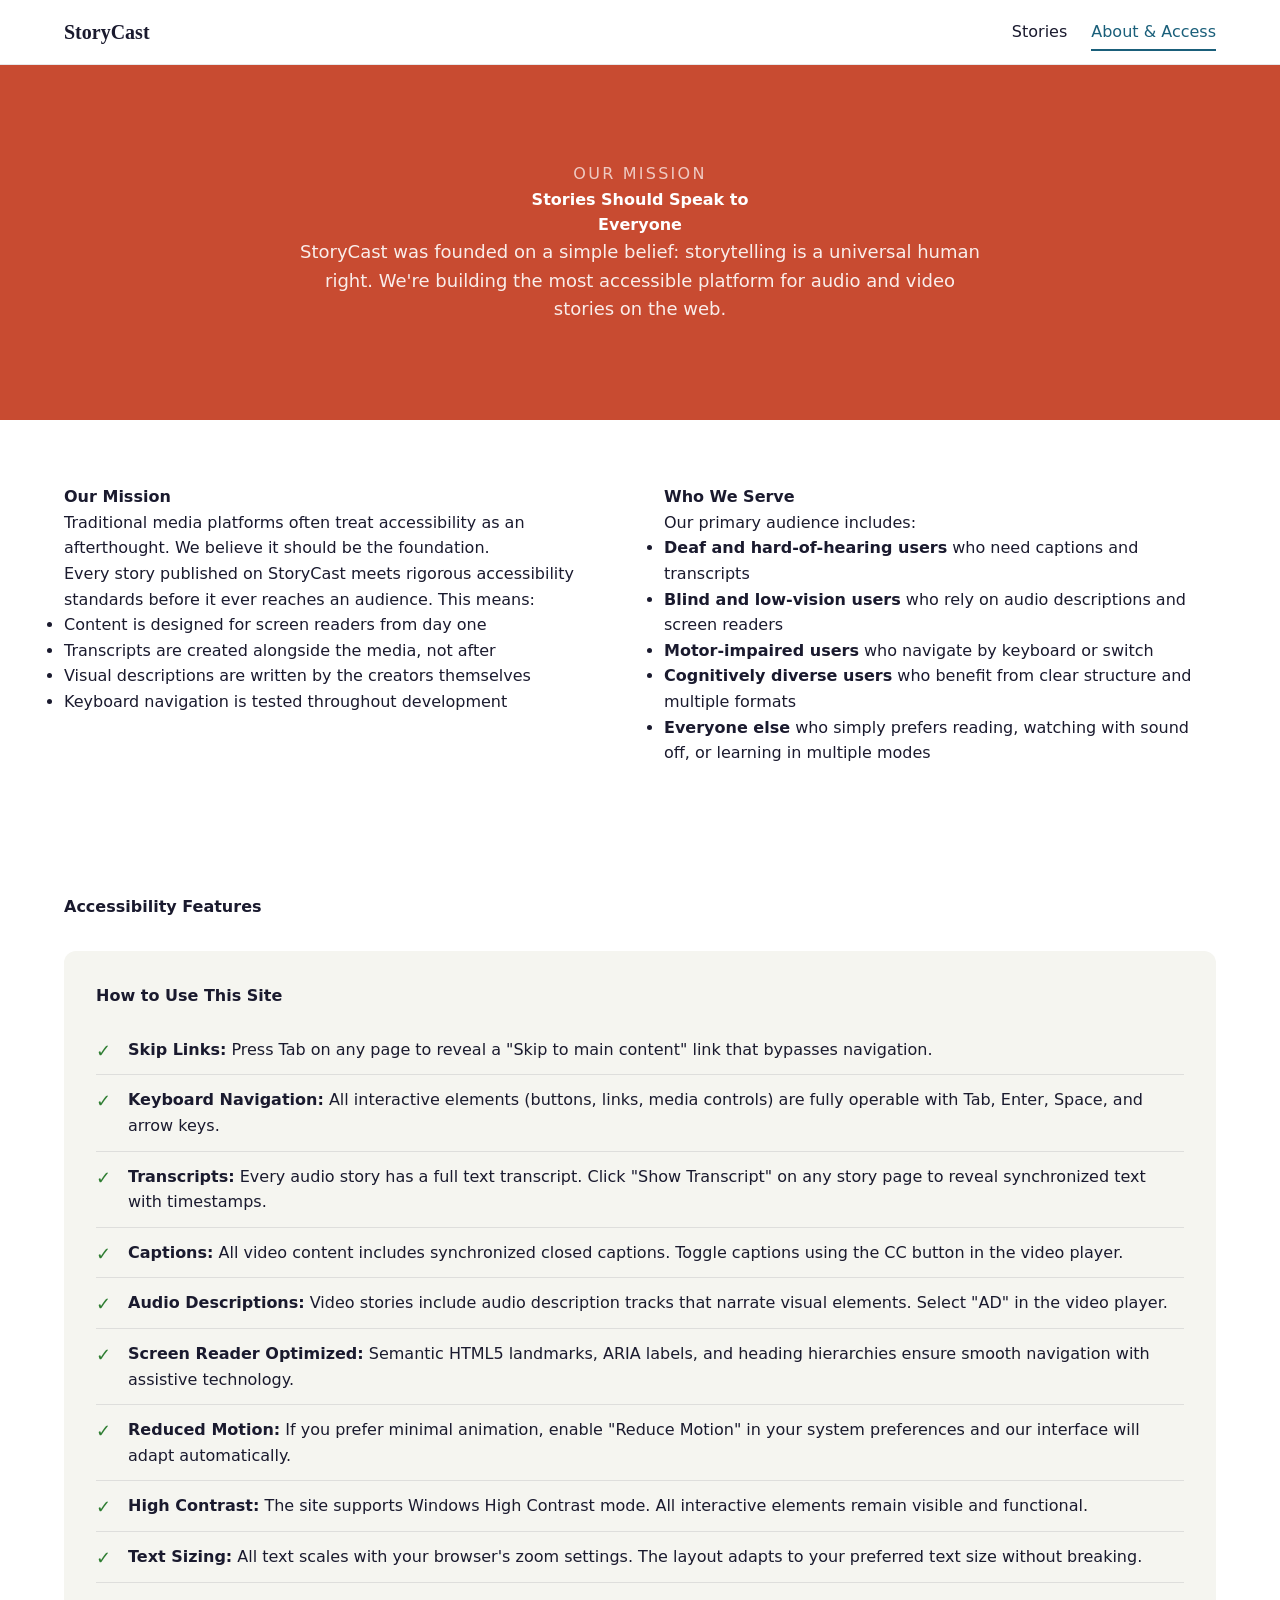
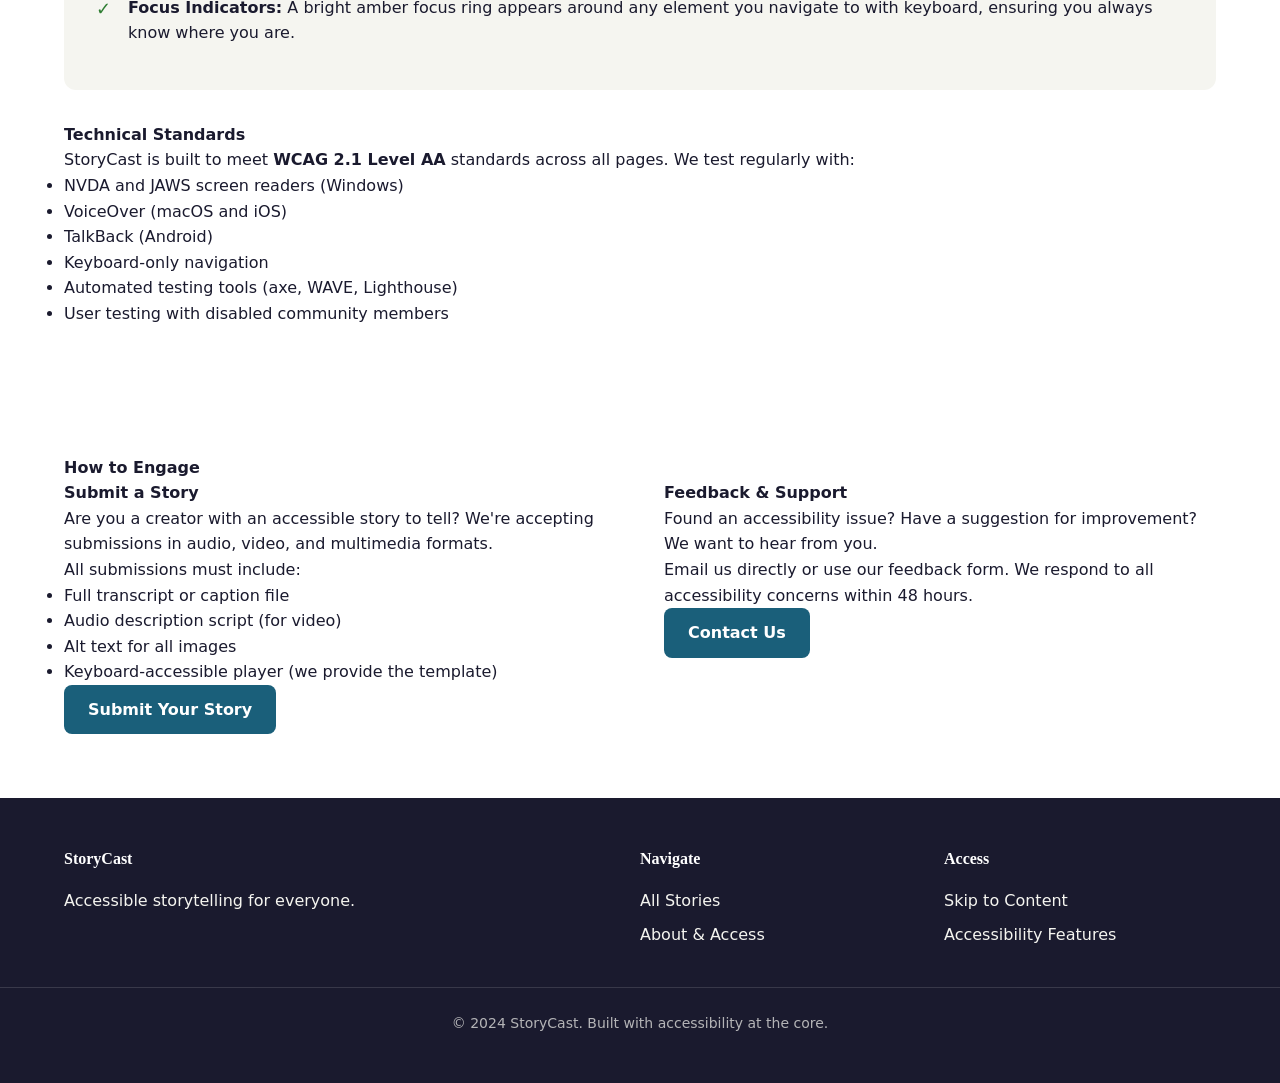
<file: about.html>
<!DOCTYPE html>
<html lang="en">
<head>
  <meta charset="UTF-8">
  <meta name="viewport" content="width=device-width, initial-scale=1.0">
  <meta name="description" content="About StoryCast - Our mission, accessibility features, and how to engage with our content.">
  <title>About &amp; Access - StoryCast</title>
  <link rel="stylesheet" href="css/main.css">
</head>
<body>
  <a href="#main-content" class="skip-nav">Skip to main content</a>
  
  <div class="page-grid">
    <header class="site-header">
      <div class="container">
        <a href="index.html" class="site-logo">StoryCast</a>
        <nav class="site-nav" aria-label="Main navigation">
          <ul>
            <li><a href="index.html">Stories</a></li>
            <li><a href="about.html" aria-current="page">About &amp; Access</a></li>
          </ul>
        </nav>
        
        <button class="mobile-menu-btn" aria-label="Toggle menu" aria-expanded="false">
          <svg width="24" height="24" viewBox="0 0 24 24" fill="none" stroke="currentColor" stroke-width="2" aria-hidden="true">
            <line x1="3" y1="6" x2="21" y2="6"></line>
            <line x1="3" y1="12" x2="21" y2="12"></line>
            <line x1="3" y1="18" x2="21" y2="18"></line>
          </svg>
        </button>
      </div>
    </header>
    
    <main id="main-content" tabindex="-1">
      <!-- Hero -->
      <section class="hero about-hero" aria-labelledby="about-heading">
        <div class="container">
          <span class="micro-label">Our Mission</span>
          <h1 id="about-heading">Stories Should Speak to Everyone</h1>
          <p>StoryCast was founded on a simple belief: storytelling is a universal human right. 
             We're building the most accessible platform for audio and video stories on the web.</p>
        </div>
      </section>
      
      <!-- Mission -->
      <section class="section" aria-labelledby="mission-heading">
        <div class="container">
          <div class="two-column">
            <div>
              <h2 id="mission-heading">Our Mission</h2>
              <p>Traditional media platforms often treat accessibility as an afterthought. 
                 We believe it should be the foundation.</p>
              <p>Every story published on StoryCast meets rigorous accessibility standards 
                 before it ever reaches an audience. This means:</p>
              <ul style="margin-left: var(--space-6); margin-bottom: var(--space-4);">
                <li style="margin-bottom: var(--space-2);">Content is designed for screen readers from day one</li>
                <li style="margin-bottom: var(--space-2);">Transcripts are created alongside the media, not after</li>
                <li style="margin-bottom: var(--space-2);">Visual descriptions are written by the creators themselves</li>
                <li style="margin-bottom: var(--space-2);">Keyboard navigation is tested throughout development</li>
              </ul>
            </div>
            <div>
              <h2>Who We Serve</h2>
              <p>Our primary audience includes:</p>
              <ul style="margin-left: var(--space-6); margin-bottom: var(--space-4);">
                <li style="margin-bottom: var(--space-2);"><strong>Deaf and hard-of-hearing users</strong> who need captions and transcripts</li>
                <li style="margin-bottom: var(--space-2);"><strong>Blind and low-vision users</strong> who rely on audio descriptions and screen readers</li>
                <li style="margin-bottom: var(--space-2);"><strong>Motor-impaired users</strong> who navigate by keyboard or switch</li>
                <li style="margin-bottom: var(--space-2);"><strong>Cognitively diverse users</strong> who benefit from clear structure and multiple formats</li>
                <li style="margin-bottom: var(--space-2);"><strong>Everyone else</strong> who simply prefers reading, watching with sound off, or learning in multiple modes</li>
              </ul>
            </div>
          </div>
        </div>
      </section>
      
      <!-- Accessibility Features -->
      <section class="section" aria-labelledby="features-heading" style="background: var(--color-light);">
        <div class="container">
          <h2 id="features-heading">Accessibility Features</h2>
          
          <div class="accessibility-features">
            <h3>How to Use This Site</h3>
            <ul>
              <li>
                <strong>Skip Links:</strong> Press Tab on any page to reveal a "Skip to main content" 
                link that bypasses navigation.
              </li>
              <li>
                <strong>Keyboard Navigation:</strong> All interactive elements (buttons, links, 
                media controls) are fully operable with Tab, Enter, Space, and arrow keys.
              </li>
              <li>
                <strong>Transcripts:</strong> Every audio story has a full text transcript. Click 
                "Show Transcript" on any story page to reveal synchronized text with timestamps.
              </li>
              <li>
                <strong>Captions:</strong> All video content includes synchronized closed captions. 
                Toggle captions using the CC button in the video player.
              </li>
              <li>
                <strong>Audio Descriptions:</strong> Video stories include audio description tracks 
                that narrate visual elements. Select "AD" in the video player.
              </li>
              <li>
                <strong>Screen Reader Optimized:</strong> Semantic HTML5 landmarks, ARIA labels, 
                and heading hierarchies ensure smooth navigation with assistive technology.
              </li>
              <li>
                <strong>Reduced Motion:</strong> If you prefer minimal animation, enable 
                "Reduce Motion" in your system preferences and our interface will adapt automatically.
              </li>
              <li>
                <strong>High Contrast:</strong> The site supports Windows High Contrast mode. 
                All interactive elements remain visible and functional.
              </li>
              <li>
                <strong>Text Sizing:</strong> All text scales with your browser's zoom settings. 
                The layout adapts to your preferred text size without breaking.
              </li>
              <li>
                <strong>Focus Indicators:</strong> A bright amber focus ring appears around 
                any element you navigate to with keyboard, ensuring you always know where you are.
              </li>
            </ul>
          </div>
          
          <h3>Technical Standards</h3>
          <p>StoryCast is built to meet <strong>WCAG 2.1 Level AA</strong> standards across all pages. 
             We test regularly with:</p>
          <ul style="margin-left: var(--space-6); margin-bottom: var(--space-4);">
            <li style="margin-bottom: var(--space-2);">NVDA and JAWS screen readers (Windows)</li>
            <li style="margin-bottom: var(--space-2);">VoiceOver (macOS and iOS)</li>
            <li style="margin-bottom: var(--space-2);">TalkBack (Android)</li>
            <li style="margin-bottom: var(--space-2);">Keyboard-only navigation</li>
            <li style="margin-bottom: var(--space-2);">Automated testing tools (axe, WAVE, Lighthouse)</li>
            <li style="margin-bottom: var(--space-2);">User testing with disabled community members</li>
          </ul>
        </div>
      </section>
      
      <!-- Contact/Engage -->
      <section class="section" aria-labelledby="engage-heading">
        <div class="container">
          <h2 id="engage-heading">How to Engage</h2>
          <div class="two-column">
            <div>
              <h3>Submit a Story</h3>
              <p>Are you a creator with an accessible story to tell? We're accepting submissions 
                 in audio, video, and multimedia formats.</p>
              <p>All submissions must include:</p>
              <ul style="margin-left: var(--space-6); margin-bottom: var(--space-4);">
                <li style="margin-bottom: var(--space-2);">Full transcript or caption file</li>
                <li style="margin-bottom: var(--space-2);">Audio description script (for video)</li>
                <li style="margin-bottom: var(--space-2);">Alt text for all images</li>
                <li style="margin-bottom: var(--space-2);">Keyboard-accessible player (we provide the template)</li>
              </ul>
              <a href="mailto:submit@storycast.media" class="btn-primary">Submit Your Story</a>
            </div>
            <div>
              <h3>Feedback & Support</h3>
              <p>Found an accessibility issue? Have a suggestion for improvement? We want to hear from you.</p>
              <p>Email us directly or use our feedback form. 
                 We respond to all accessibility concerns within 48 hours.</p>
              <a href="mailto:access@storycast.media" class="btn-primary" style="margin-top: var(--space-4);">Contact Us</a>
            </div>
          </div>
        </div>
      </section>
    </main>
    
    <footer class="site-footer">
      <div class="container">
        <div>
          <h3>StoryCast</h3>
          <p>Accessible storytelling for everyone.</p>
        </div>
        <div>
          <h3>Navigate</h3>
          <ul>
            <li><a href="index.html">All Stories</a></li>
            <li><a href="about.html">About &amp; Access</a></li>
          </ul>
        </div>
        <div>
          <h3>Access</h3>
          <ul>
            <li><a href="#main-content">Skip to Content</a></li>
            <li><a href="#features-heading">Accessibility Features</a></li>
          </ul>
        </div>
      </div>
      <div class="footer-bottom">
        <p>© 2024 StoryCast. Built with accessibility at the core.</p>
      </div>
    </footer>
  </div>
  
  <div id="announcements" aria-live="polite" aria-atomic="true" class="sr-only"></div>
  
  <script src="js/main.js"></script>
</body>
</html>
</file>
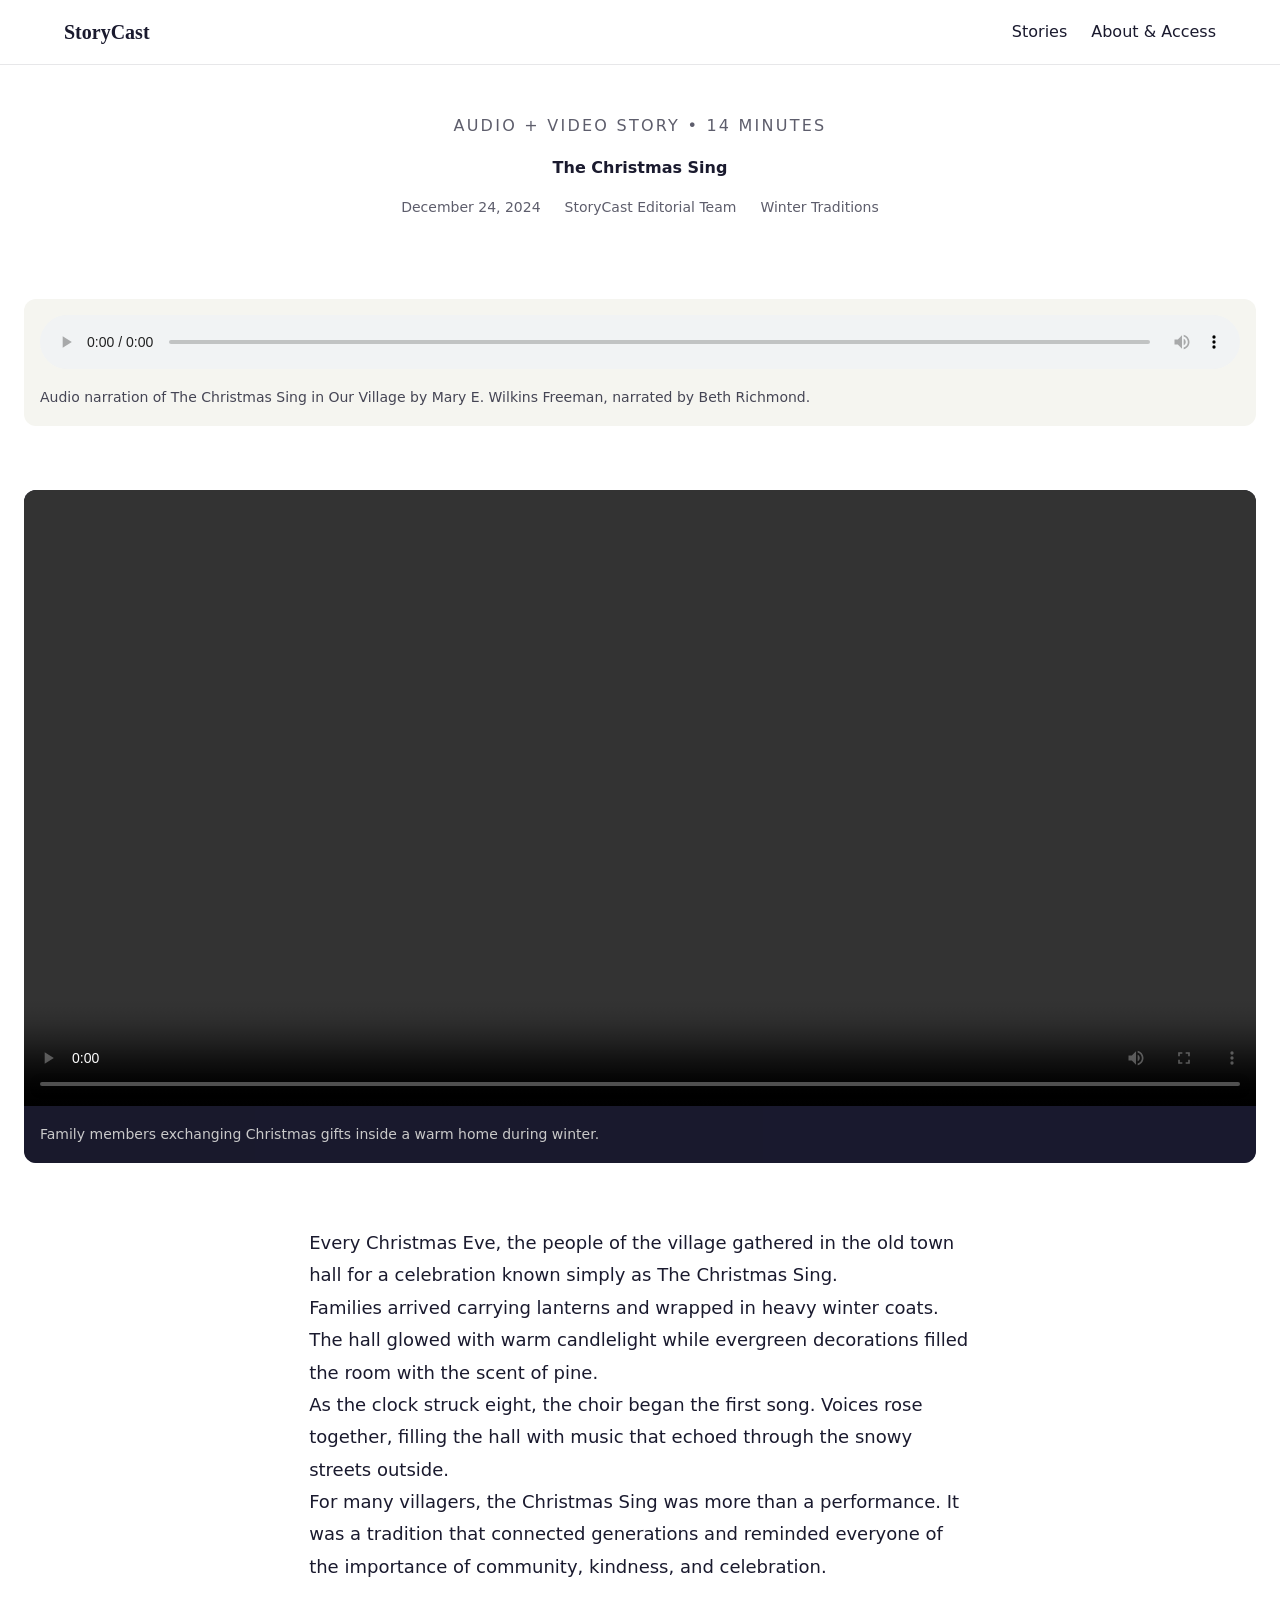
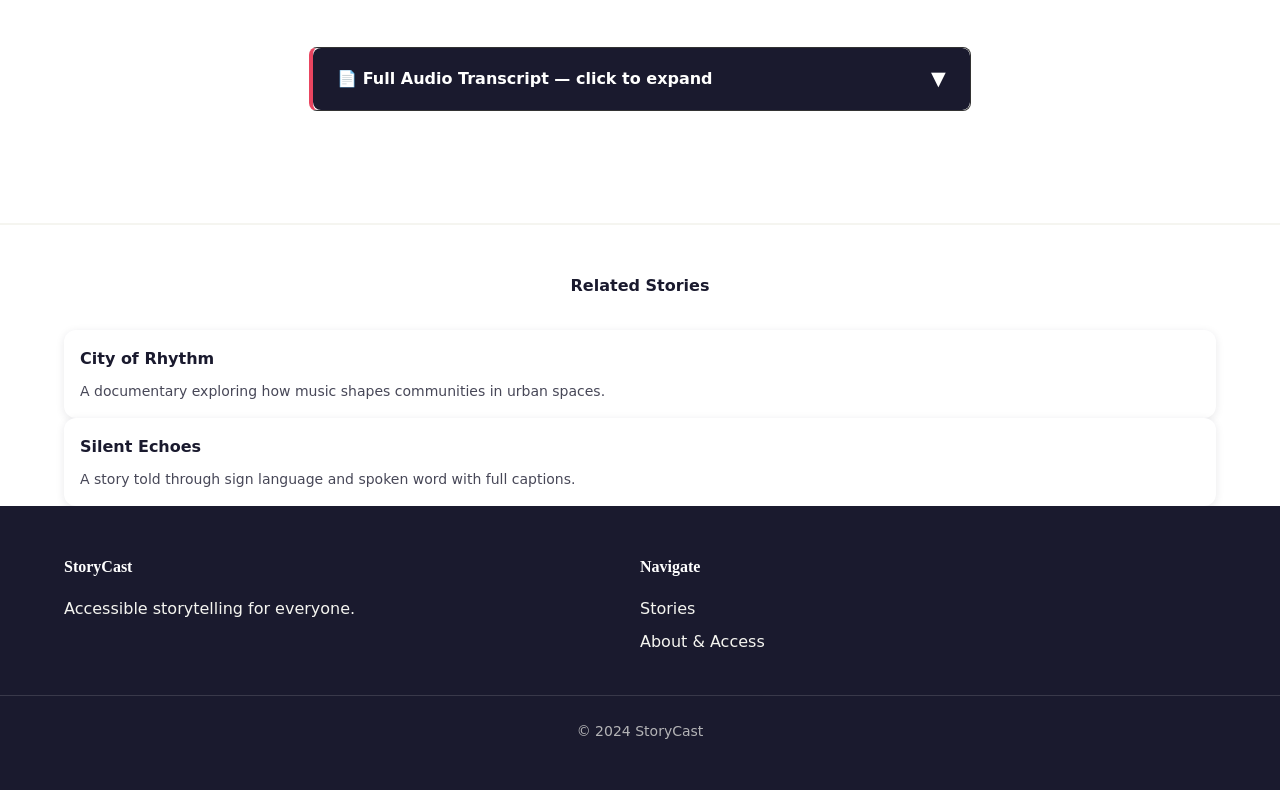
<file: story/the-christmas-sing.html>
<!DOCTYPE html>
<html lang="en">
<head>
<meta charset="UTF-8">
<meta name="viewport" content="width=device-width, initial-scale=1.0">
<meta name="description" content="The Christmas Sing - An accessible audio and video story.">
<title>The Christmas Sing | StoryCast</title>
<link rel="stylesheet" href="../css/main.css">
<style>
  /* TRANSCRIPT DROPDOWN STYLES */
  .transcript { margin-top: 2rem; border: 1px solid #333; border-left: 4px solid #e94560; border-radius: 8px; overflow: hidden; }

  .transcript__toggle {
    width: 100%;
    background: #1a1a2e;
    color: #fffffe;
    border: none;
    padding: 1.2rem 1.5rem;
    font-size: 1rem;
    font-weight: 700;
    text-align: left;
    cursor: pointer;
    display: flex;
    align-items: center;
    justify-content: space-between;
    gap: 1rem;
  }

  .transcript__toggle:hover { background: #0f3460; }
  .transcript__toggle:focus-visible { outline: 3px solid #ffd803; outline-offset: 2px; }

  .transcript__toggle .arrow {
    font-size: 1.2rem;
    transition: transform 0.3s ease;
    flex-shrink: 0;
  }

  .transcript__toggle[aria-expanded="true"] .arrow { transform: rotate(180deg); }

  .transcript__body {
    display: none;
    background: #111124;
    padding: 1.5rem;
    border-top: 1px solid #333;
  }

  .transcript__body.is-open { display: block; }

  .transcript__body p {
    margin-bottom: 1.2rem;
    line-height: 1.8;
    font-size: 0.95rem;
    color: #c8c8d8;
  }

  .timestamp {
    display: inline-block;
    background: #e94560;
    color: #fff;
    font-size: 0.75rem;
    font-weight: 700;
    padding: 2px 8px;
    border-radius: 20px;
    margin-right: 8px;
    font-family: monospace;
    vertical-align: middle;
  }

  .speaker {
    font-weight: 700;
    color: #ffd803;
    margin-right: 6px;
  }

  .transcript__download {
    display: inline-block;
    margin-top: 1rem;
    background: transparent;
    border: 2px solid #e94560;
    color: #e94560;
    padding: 0.5rem 1.2rem;
    border-radius: 20px;
    font-size: 0.85rem;
    font-weight: 700;
    text-decoration: none;
    transition: background 0.2s, color 0.2s;
  }

  .transcript__download:hover { background: #e94560; color: #fff; }
  .transcript__download:focus-visible { outline: 3px solid #ffd803; outline-offset: 2px; }
</style>
</head>

<body>

<a href="#main-content" class="skip-nav">Skip to main content</a>

<header class="site-header">
  <div class="container">
    <a href="../index.html" class="site-logo">StoryCast</a>
    <nav class="site-nav" aria-label="Main Navigation">
      <ul>
        <li><a href="../index.html">Stories</a></li>
        <li><a href="../about.html">About & Access</a></li>
      </ul>
    </nav>
  </div>
</header>

<main id="main-content" tabindex="-1">

  <article class="story-layout">

    <header class="story-header">
      <span class="micro-label">Audio + Video Story • 14 Minutes</span>
      <h1>The Christmas Sing</h1>
      <div class="story-meta">
        <span>December 24, 2024</span>
        <span>StoryCast Editorial Team</span>
        <span>Winter Traditions</span>
      </div>
    </header>

    <!-- AUDIO -->
    <div class="story-media">
      <figure>
        <div class="audio-player">
          <audio controls preload="metadata">
            <source src="https://listentogenius.com/recordings4/ChristmasSingVillage.mp3" type="audio/mpeg">
            Your browser does not support the audio element.
          </audio>
          <figcaption>
            Audio narration of The Christmas Sing in Our Village by Mary E. Wilkins Freeman, narrated by Beth Richmond.
          </figcaption>
        </div>
      </figure>
    </div>

    <!-- VIDEO -->
    <div class="story-media">
      <figure>
        <div class="video-player">
          <video controls preload="metadata">
            <source src="https://media.istockphoto.com/id/1706410936/video/snowy-house-window-footage-diverse-family-exchanging-christmas-gifts-to-celebrate-christmas.mp4?s=mp4-640x640-is&k=20&c=TzI0lxd2DM9rheuvS_xzvAlAbXkzs5obFM-q78jfSBw=" type="video/mp4">
            <track kind="captions" src="../assets/transcripts/christmas-transcript.vtt" srclang="en" label="English Captions" default>
          </video>
          <figcaption>
            Family members exchanging Christmas gifts inside a warm home during winter.
          </figcaption>
        </div>
      </figure>
    </div>

    <!-- STORY -->
    <section class="story-content">
      <p>Every Christmas Eve, the people of the village gathered in the old town hall for a celebration known simply as The Christmas Sing.</p>
      <p>Families arrived carrying lanterns and wrapped in heavy winter coats. The hall glowed with warm candlelight while evergreen decorations filled the room with the scent of pine.</p>
      <p>As the clock struck eight, the choir began the first song. Voices rose together, filling the hall with music that echoed through the snowy streets outside.</p>
      <p>For many villagers, the Christmas Sing was more than a performance. It was a tradition that connected generations and reminded everyone of the importance of community, kindness, and celebration.</p>
    </section>

    <!-- TRANSCRIPT DROPDOWN -->
    <section class="transcript" aria-labelledby="transcript-heading">

      <button
        class="transcript__toggle"
        id="transcript-btn"
        aria-expanded="false"
        aria-controls="transcript-body"
      >
        <span id="transcript-heading">📄 Full Audio Transcript — click to expand</span>
        <span class="arrow" aria-hidden="true">▼</span>
      </button>

      <div class="transcript__body" id="transcript-body" role="region" aria-label="Full audio transcript">

        <p><span class="timestamp">00:00</span><span class="speaker">Narrator:</span> The following is The Christmas Sing in Our Village by Mary E. Wilkins Freeman, narrated by Beth Richmond.</p>

        <p><span class="timestamp">00:18</span><span class="speaker">Narrator:</span> The singing school is a regular institution in our village during the winter months, but the one of special interest is held on Christmas Eve — called the Christmas Sing.</p>

        <p><span class="timestamp">00:35</span><span class="speaker">Narrator:</span> On that night only the psalms and fugues appropriate to the occasion are sung, and the town hall is trimmed with holly and evergreen. The sing begins at eight o'clock and is always preceded by a turkey supper.</p>

        <p><span class="timestamp">00:52</span><span class="speaker">Narrator:</span> The supper is at the tavern — now we say hotel — the same old house where the stages drew up before the railroad was built. At least two hours are required to dispose of the good things and speechify.</p>

        <p><span class="timestamp">01:10</span><span class="speaker">Narrator:</span> Then the people cross the road to the town hall where the sing is held. It is a great occasion and the women give as much care to their costumes as if they were going to a ball.</p>

        <p><span class="timestamp">01:28</span><span class="speaker">Narrator:</span> The dressmaker is hard worked for weeks before the sing. Everybody who can afford it has a new dress, and those who cannot have their old ones made over.</p>

        <p><span class="timestamp">02:05</span><span class="speaker">Narrator:</span> The sing of last year was noteworthy in another respect — there were three betrothals and a runaway marriage that night. It was ideal weather: very cold and clear, a full moon, and beautiful snow for sleighing.</p>

        <p><span class="timestamp">02:45</span><span class="speaker">Narrator:</span> At six o'clock everybody was assembled at the tavern. Past and present members of the singing school, even old man Veazey who was over ninety, were there.</p>

        <p><span class="timestamp">03:05</span><span class="speaker">Narrator:</span> One of the best speeches was made by Mr. Cassius C. Dowell from East Langham — a fine tenor singer and quite a celebrity who sings in the church choir and is in great demand at funerals.</p>

        <p><span class="timestamp">03:25</span><span class="speaker">Narrator:</span> Lottie Green sat next to him at supper. Mr. Lucius Downey was on her other side, but she paid no attention to him.</p>

        <p><span class="timestamp">03:48</span><span class="speaker">Narrator:</span> Lorinda Snell looked very well in a new silk dress, plum color with velvet trimming. Her cheeks were pink, her eyes bright, and her hair most beautifully crimped.</p>

        <p><span class="timestamp">04:10</span><span class="speaker">Narrator:</span> Lottie Green had made over her old blue cloth dress and added silk sleeves — it looked as good as new.</p>

        <p><span class="timestamp">04:32</span><span class="speaker">Narrator:</span> Probably Maria Rice had the finest new dress — pink silk with a square, low-cut waist. A most startling innovation in our village.</p>

        <p><span class="timestamp">04:55</span><span class="speaker">Narrator:</span> Maria wore a great bunch of pink roses on one shoulder. The other girls were half admiring, half scandalized. No such costume had ever been worn to the singing school before.</p>

        <p><span class="timestamp">05:15</span><span class="speaker">Narrator:</span> Poor Zephyretta Stockwell, in a black silk that might have suited her grandmother, was entirely eclipsed by Maria — in more senses than one.</p>

        <p><span class="timestamp">05:38</span><span class="speaker">Narrator:</span> When supper was over the people assembled in the town hall. Green wreaths hung in all the windows, and the portrait of Squire Ebenezer Adams was draped with an American flag.</p>

        <p><span class="timestamp">06:00</span><span class="speaker">Narrator:</span> Our singing master Mr. Orlando Sage stood on the stage and conducted. At eight o'clock he raised his baton, and the music began.</p>

        <p><span class="timestamp">06:22</span><span class="speaker">Narrator:</span> Everybody stood up and sang their best and loudest. The old fugues were grand — had it not been for the weakness in the sopranos.</p>

        <p><span class="timestamp">06:45</span><span class="speaker">Narrator:</span> Mr. Sage waved his baton frantically at the sopranos. Finally, with a stamp of his foot, he brought the whole school to a dead stop.</p>

        <p><span class="timestamp">07:08</span><span class="speaker">Mr. Sage:</span> "Miss Stockwell — why don't you sing?"</p>

        <p><span class="timestamp">07:15</span><span class="speaker">Narrator:</span> Everybody stared at Zephyretta. She turned white, then red, and replied meekly that she was singing.</p>

        <p><span class="timestamp">07:30</span><span class="speaker">Mr. Sage:</span> "No you are not. I rode past your father's yesterday and heard you — you have a voice. Why don't you sing?"</p>

        <p><span class="timestamp">07:52</span><span class="speaker">Narrator:</span> Zephyretta looked as if she would cry. Then Lorinda Snell suddenly spoke for her.</p>

        <p><span class="timestamp">08:15</span><span class="speaker">Lorinda Snell:</span> "I can tell you why, Mr. Sage. Three years ago I heard Maria Rice tell Zephyretta not to sing so loud — she drowned her out — and Zephyretta hasn't sung loud since."</p>

        <p><span class="timestamp">08:40</span><span class="speaker">Narrator:</span> When Lorinda stopped, with a defiant nod, you could have heard a pin drop. Maria Rice was blushing as pink as her dress.</p>

        <p><span class="timestamp">09:00</span><span class="speaker">Narrator:</span> Mr. Sage brought his baton down. "Sing!" he shouted, and we all began again with "When Shepherds Watch Their Flocks by Night."</p>

        <p><span class="timestamp">09:22</span><span class="speaker">Narrator:</span> Zephyretta let out her voice — and we were all amazed. Nobody had dreamed she could sing so well. Maria did not sing again that evening.</p>

        <p><span class="timestamp">09:45</span><span class="speaker">Narrator:</span> At ten o'clock we closed. Many a young woman who had come with her father went home in the sleigh of a gallant swain waiting outside.</p>

        <p><span class="timestamp">10:05</span><span class="speaker">Narrator:</span> Maria Rice was seen lingering and peering toward Jim Payne, then gathering up her pink skirts to walk forlornly home with Lydia Wheelock.</p>

        <p><span class="timestamp">10:28</span><span class="speaker">Narrator:</span> She was barely on the road before Jim Payne and Zephyretta passed her in his sleigh, drawn by his fast black horse. Everybody was astonished.</p>

        <p><span class="timestamp">10:50</span><span class="speaker">Narrator:</span> Mr. Dowell took Lottie Green home. Mr. Downey escorted Lorinda Snell with a lantern — and in its light she looked like a young girl.</p>

        <p><span class="timestamp">11:35</span><span class="speaker">Narrator:</span> The next day we heard all three couples were to be married — and that another young couple had already driven ten miles to Dover to wed that very Christmas Eve.</p>

        <p><span class="timestamp">11:58</span><span class="speaker">Narrator:</span> Jim and Zephyretta are a devoted pair. Lorinda makes a good wife for Lucius Downey. Cassius Dowell seems very happy with Lottie.</p>

        <p><span class="timestamp">12:22</span><span class="speaker">Narrator:</span> Take it all together — that sing seemed to bring much happiness to our village, set, as it were, to sweet Christmas music.</p>

        <p><span class="timestamp">12:48</span><span class="speaker">Narrator:</span> Thank you for listening.</p>

        <a href="../assets/transcripts/christmas-transcript.vtt" class="transcript__download" download aria-label="Download VTT captions file">
          ⬇ Download captions file (.vtt)
        </a>

      </div>
    </section>

  </article>

  <!-- RELATED STORIES -->
  <section class="related-stories" aria-labelledby="related-heading">
    <div class="container">
      <h2 id="related-heading">Related Stories</h2>
      <div class="related-stories__grid">
        <article class="media-card">
          <a href="../index.html">
            <div class="media-card__content">
              <h3>City of Rhythm</h3>
              <p>A documentary exploring how music shapes communities in urban spaces.</p>
            </div>
          </a>
        </article>
        <article class="media-card">
          <a href="../index.html">
            <div class="media-card__content">
              <h3>Silent Echoes</h3>
              <p>A story told through sign language and spoken word with full captions.</p>
            </div>
          </a>
        </article>
      </div>
    </div>
  </section>

</main>

<footer class="site-footer">
  <div class="container">
    <div>
      <h3>StoryCast</h3>
      <p>Accessible storytelling for everyone.</p>
    </div>
    <div>
      <h3>Navigate</h3>
      <ul>
        <li><a href="../index.html">Stories</a></li>
        <li><a href="../about.html">About & Access</a></li>
      </ul>
    </div>
  </div>
  <div class="footer-bottom">
    <p>&copy; 2024 StoryCast</p>
  </div>
</footer>

<script src="../js/main.js"></script>
<script>
  // Transcript toggle
  const btn = document.getElementById('transcript-btn');
  const body = document.getElementById('transcript-body');

  if (btn && body) {
    btn.addEventListener('click', function () {
      const expanded = btn.getAttribute('aria-expanded') === 'true';
      btn.setAttribute('aria-expanded', String(!expanded));
      body.classList.toggle('is-open');
    });
  }
</script>

</body>
</html>
</file>
<file: css/main.css>
@charset "UTF-8";
@media (prefers-contrast: more) {
  :root {
    --focus-ring-color: CanvasText;
  }
}
@media (prefers-color-scheme: dark) {
  :root {
    --bg-color: #1a1a2e;
    --text-color: #f5f5f0;
  }
}
html {
  font-size: 100%;
  -webkit-text-size-adjust: 100%;
}

body {
  font-family: system-ui, -apple-system, BlinkMacSystemFont, "Segoe UI", Roboto, sans-serif;
  font-size: 1rem;
  line-height: 1.6;
  color: #1a1a2e;
  background-color: #ffffff;
  -webkit-font-smoothing: antialiased;
  -moz-osx-font-smoothing: grayscale;
}

h1, h2, h3, h4, h5, h6 {
  font-family: Georgia, "Times New Roman", serif;
  font-weight: 700;
  line-height: 1.2;
  margin-bottom: 1rem;
  color: #1a1a2e;
}

h1 {
  font-size: 3.052rem;
  margin-bottom: 1.5rem;
}

h2 {
  font-size: 2.441rem;
  margin-top: 3rem;
}

h3 {
  font-size: 1.953rem;
  margin-top: 2rem;
}

h4 {
  font-size: 1.563rem;
}

h5 {
  font-size: 1.25rem;
}

p {
  margin-bottom: 1rem;
  max-width: 65ch;
  orphans: 3;
  widows: 3;
}

a {
  color: #1a5f7a;
  text-decoration: underline;
  text-underline-offset: 0.15em;
  text-decoration-thickness: 0.1em;
  transition: color 150ms ease-out, text-decoration-thickness 150ms ease-out;
}
a:hover {
  color: #134a5e;
  text-decoration-thickness: 0.2em;
}
a:focus-visible {
  outline: 3px solid #f9a825;
  outline-offset: 2px;
  border-radius: 0.25rem;
}
a:focus:not(:focus-visible) {
  outline: none;
}

small, .text-small {
  font-size: 0.875rem;
  line-height: 1.6;
}

.micro-label {
  font-family: "SF Mono", Monaco, "Cascadia Code", monospace;
  font-size: 0.75rem;
  text-transform: uppercase;
  letter-spacing: 0.14em;
  color: #1a1a2e;
  opacity: 0.7;
  display: block;
  margin-bottom: 0.5rem;
}

.sr-only {
  position: absolute;
  width: 1px;
  height: 1px;
  padding: 0;
  margin: -1px;
  overflow: hidden;
  clip: rect(0, 0, 0, 0);
  white-space: nowrap;
  border: 0;
}

h1, h2, h3, h4, h5, h6 {
  font-family: var(--font-heading);
  font-weight: 700;
  line-height: var(--line-height-tight);
  margin-bottom: var(--space-4);
  color: var(--color-dark);
}

h1 {
  font-size: var(--font-size-h1);
  margin-bottom: var(--space-6);
}

h2 {
  font-size: var(--font-size-h2);
  margin-top: var(--space-12);
}

h3 {
  font-size: var(--font-size-h3);
  margin-top: var(--space-8);
}

h4 {
  font-size: var(--font-size-h4);
}

h5 {
  font-size: var(--font-size-h5);
}

p {
  margin-bottom: var(--space-4);
  max-width: var(--max-width-narrow);
  orphans: 3;
  widows: 3;
}

a {
  color: var(--color-primary);
  text-decoration: underline;
  text-underline-offset: 0.15em;
  text-decoration-thickness: 0.1em;
  transition: color 150ms ease-out, text-decoration-thickness 150ms ease-out;
}

a:hover {
  color: var(--color-primary-dark);
  text-decoration-thickness: 0.2em;
}

a:focus-visible {
  outline: var(--focus-ring-width) solid var(--color-focus);
  outline-offset: var(--focus-ring-offset);
  border-radius: var(--border-radius-sm);
}

a:focus:not(:focus-visible) {
  outline: none;
}

small, .text-small {
  font-size: var(--font-size-sm);
  line-height: var(--line-height-normal);
}

.micro-label {
  font-family: var(--font-mono);
  font-size: var(--font-size-xs);
  text-transform: uppercase;
  letter-spacing: 0.14em;
  color: var(--color-dark);
  opacity: 0.7;
  display: block;
  margin-bottom: var(--space-2);
}

.sr-only {
  position: absolute;
  width: 1px;
  height: 1px;
  padding: 0;
  margin: -1px;
  overflow: hidden;
  clip: rect(0, 0, 0, 0);
  white-space: nowrap;
  border: 0;
}

.container {
  width: 100%;
  max-width: 75rem;
  margin-left: auto;
  margin-right: auto;
  padding-left: 1.5rem;
  padding-right: 1.5rem;
}

.section {
  padding-top: 4rem;
  padding-bottom: 4rem;
}

.page-grid {
  display: grid;
  grid-template-rows: auto 1fr auto;
  min-height: 100vh;
}

.stories-grid {
  display: grid;
  grid-template-columns: repeat(auto-fill, minmax(min(100%, 20rem), 1fr));
  gap: 2rem;
  padding: 2rem 0;
}

.two-column {
  display: grid;
  grid-template-columns: 1fr 1fr;
  gap: 3rem;
  align-items: start;
}
@media (max-width: 64rem) {
  .two-column {
    grid-template-columns: 1fr;
    gap: 2rem;
  }
}
.two-column ul {
  margin-left: 1.5rem;
  margin-bottom: 1rem;
}
.two-column li {
  margin-bottom: 0.5rem;
}

.story-layout {
  display: grid;
  grid-template-columns: 1fr min(65ch, 100%) 1fr;
  gap: 2rem;
  padding: 3rem 1.5rem;
}
.story-layout > * {
  grid-column: 2;
}
.story-layout .story-media {
  grid-column: 1/-1;
  margin-bottom: 2rem;
}
@media (max-width: 64rem) {
  .story-layout {
    grid-template-columns: 1fr;
    padding: 2rem 1rem;
  }
  .story-layout > * {
    grid-column: 1;
  }
}

.story-card-container {
  container-type: inline-size;
  container-name: storycard;
}

.media-card {
  display: grid;
  gap: 1rem;
  background: #ffffff;
  border-radius: 0.75rem;
  overflow: hidden;
  box-shadow: 0 2px 8px rgba(26, 26, 46, 0.1);
  height: 100%;
  transition: transform 250ms ease-out, box-shadow 250ms ease-out;
  grid-template-columns: 1fr;
}
.media-card:hover {
  transform: translateY(-4px);
  box-shadow: 0 8px 24px rgba(26, 26, 46, 0.15);
}
.media-card a {
  text-decoration: none;
  color: inherit;
  display: block;
  height: 100%;
}
.media-card a:focus-visible {
  outline: 3px solid #f9a825;
  outline-offset: 2px;
  border-radius: 0.25rem;
}
.media-card__thumbnail {
  aspect-ratio: 16/9;
  background: #f5f5f0;
  overflow: hidden;
  position: relative;
}
.media-card__thumbnail img, .media-card__thumbnail video {
  width: 100%;
  height: 100%;
  object-fit: cover;
  transition: transform 300ms ease-out;
}
.media-card:hover .media-card__thumbnail img {
  transform: scale(1.05);
}
.media-card__type {
  position: absolute;
  top: 0.75rem;
  right: 0.75rem;
  display: inline-flex;
  align-items: center;
  gap: 0.5rem;
  padding: 0.25rem 0.75rem;
  background: #1a5f7a;
  color: #ffffff;
  border-radius: 0.25rem;
  font-size: 0.75rem;
  font-weight: 600;
  text-transform: uppercase;
  letter-spacing: 0.05em;
}
.media-card__content {
  padding: 1rem;
  display: flex;
  flex-direction: column;
  gap: 0.5rem;
}
.media-card__title {
  font-size: 1.125rem;
  margin-bottom: 0;
  font-family: Georgia, "Times New Roman", serif;
}
.media-card__meta {
  font-size: 0.875rem;
  color: #1a1a2e;
  opacity: 0.7;
  margin-bottom: 0.5rem;
}
.media-card__content p {
  font-size: 0.875rem;
  line-height: 1.6;
  margin-bottom: 0;
  opacity: 0.8;
}

@container storycard (min-width: 30rem) {
  .media-card {
    grid-template-columns: 40% 1fr;
  }
  .media-card__thumbnail {
    aspect-ratio: 1/1;
  }
  .media-card__title {
    font-size: 1.25rem;
  }
}
@container storycard (min-width: 50rem) {
  .media-card {
    grid-template-columns: 1fr 1fr;
  }
  .media-card__thumbnail {
    aspect-ratio: 4/3;
  }
  .media-card__content {
    padding: 1.5rem;
    display: flex;
    flex-direction: column;
    justify-content: center;
  }
}
.video-player,
.audio-player {
  width: 100%;
  background: #1a1a2e;
  border-radius: 0.75rem;
  overflow: hidden;
}
.video-player video, .video-player audio,
.audio-player video,
.audio-player audio {
  width: 100%;
  display: block;
}
.video-player figcaption,
.audio-player figcaption {
  padding: 1rem;
  font-size: 0.875rem;
  color: #f5f5f0;
  background: rgba(26, 26, 46, 0.9);
  line-height: 1.8;
}

.audio-player {
  background: #f5f5f0;
  padding: 1rem;
}
.audio-player audio {
  margin-bottom: 1rem;
  border-radius: 0.5rem;
}
.audio-player figcaption {
  background: transparent;
  color: #1a1a2e;
  padding: 0;
}

.transcript {
  margin-top: 2rem;
  border: 2px solid #f5f5f0;
  border-radius: 0.75rem;
  overflow: hidden;
  background: #ffffff;
}
.transcript__header {
  display: flex;
  align-items: center;
  justify-content: space-between;
  padding: 1rem 1.5rem;
  background: #f5f5f0;
  flex-wrap: wrap;
  gap: 1rem;
}
.transcript__header h2, .transcript__header h3 {
  margin: 0;
  font-size: 1.125rem;
  font-family: Georgia, "Times New Roman", serif;
}
.transcript__toggle {
  display: flex;
  align-items: center;
  gap: 0.5rem;
  padding: 0.5rem 1rem;
  background: #1a5f7a;
  color: #ffffff;
  border: none;
  border-radius: 0.5rem;
  font-family: system-ui, -apple-system, BlinkMacSystemFont, "Segoe UI", Roboto, sans-serif;
  font-size: 0.875rem;
  font-weight: 600;
  cursor: pointer;
  transition: background 150ms ease-out;
}
.transcript__toggle:hover {
  background: #134a5e;
}
.transcript__toggle:focus-visible {
  outline: 3px solid #f9a825;
  outline-offset: 2px;
  border-radius: 0.25rem;
}
.transcript__toggle .toggle-icon {
  transition: transform 250ms ease-out;
}
.transcript__toggle[aria-expanded=true] .toggle-icon {
  transform: rotate(180deg);
}
.transcript__content {
  max-height: 0;
  overflow: hidden;
  transition: max-height 350ms ease-out;
}
.transcript__content[aria-hidden=false] {
  max-height: 2000px;
}
.transcript__text {
  padding: 1.5rem;
  line-height: 1.8;
}
.transcript__text .speaker {
  font-weight: 600;
  color: #1a5f7a;
}
.transcript__text .timestamp {
  display: inline-block;
  padding: 0.25rem 0.5rem;
  background: #f5f5f0;
  border-radius: 0.25rem;
  font-family: "SF Mono", Monaco, "Cascadia Code", monospace;
  font-size: 0.875rem;
  color: #c84b31;
  cursor: pointer;
  text-decoration: none;
  margin-right: 0.5rem;
  transition: background 150ms ease-out, color 150ms ease-out;
}
.transcript__text .timestamp:hover {
  background: #c84b31;
  color: #ffffff;
}
.transcript__text p {
  margin-bottom: 1rem;
  padding-left: 2rem;
  text-indent: -2rem;
  max-width: 100%;
}
.transcript__download {
  display: inline-flex;
  align-items: center;
  gap: 0.5rem;
  margin: 0 1.5rem 1.5rem;
  padding: 0.5rem 1rem;
  border: 2px solid #1a5f7a;
  border-radius: 0.5rem;
  color: #1a5f7a;
  font-weight: 600;
  text-decoration: none;
  transition: background 150ms ease-out, color 150ms ease-out;
}
.transcript__download:hover {
  background: #1a5f7a;
  color: #ffffff;
}

figure {
  margin: 0;
}
figure figcaption {
  padding: 1rem;
  font-size: 0.875rem;
  color: #1a1a2e;
  opacity: 0.8;
  background: #f5f5f0;
  border-radius: 0 0 0.75rem 0.75rem;
}

::cue {
  font-family: system-ui, -apple-system, BlinkMacSystemFont, "Segoe UI", Roboto, sans-serif;
  font-size: 1.2em;
  background: rgba(26, 26, 46, 0.9);
  color: #ffffff;
}

::cue(v) {
  color: #f9a825;
}

.skip-nav {
  position: absolute;
  top: -100%;
  left: 50%;
  transform: translateX(-50%);
  z-index: 999;
  padding: 1rem 1.5rem;
  background: #1a1a2e;
  color: #ffffff;
  font-weight: 600;
  text-decoration: none;
  border-radius: 0 0 0.75rem 0.75rem;
  transition: top 250ms ease-out;
}
.skip-nav:focus {
  top: 0;
  outline: 3px solid #f9a825;
  outline-offset: 2px;
  border-radius: 0.25rem;
}

:focus-visible {
  outline: 3px solid #f9a825;
  outline-offset: 2px;
  border-radius: 0.25rem;
}

:focus:not(:focus-visible) {
  outline: none;
}

@media (prefers-reduced-motion: reduce) {
  *,
  *::before,
  *::after {
    animation-duration: 0.01ms !important;
    animation-iteration-count: 1 !important;
    transition-duration: 0.01ms !important;
    scroll-behavior: auto !important;
  }
}
@media (prefers-contrast: more) {
  .media-card,
  .transcript,
  .audio-player,
  .video-player {
    border: 2px solid CanvasText;
  }
  a {
    text-decoration: underline;
  }
}
[aria-live] {
  position: fixed;
  bottom: 0;
  right: 0;
  z-index: 300;
  padding: 1rem;
  background: #1a1a2e;
  color: #ffffff;
  border-radius: 0.75rem;
  max-width: 30rem;
}
[aria-live]:empty {
  display: none;
}

@media print {
  .skip-nav,
  .transcript__toggle,
  .mobile-menu-btn {
    display: none !important;
  }
  .transcript__content {
    max-height: none !important;
  }
  a {
    text-decoration: underline;
  }
  a::after {
    content: " (" attr(href) ")";
    font-size: 0.9em;
    opacity: 0.7;
  }
  .hero {
    background: white !important;
    color: black !important;
  }
  .site-footer {
    background: white !important;
    color: black !important;
  }
}
*, *::before, *::after {
  box-sizing: border-box;
  margin: 0;
  padding: 0;
}

html {
  scroll-behavior: smooth;
}

body {
  min-height: 100vh;
  display: grid;
  grid-template-rows: auto 1fr auto;
}

.site-header {
  position: sticky;
  top: 0;
  z-index: 200;
  background: rgba(255, 255, 255, 0.95);
  backdrop-filter: blur(8px);
  border-bottom: 1px solid rgba(26, 26, 46, 0.1);
}
.site-header .container {
  display: flex;
  align-items: center;
  justify-content: space-between;
  padding-top: 1rem;
  padding-bottom: 1rem;
}

.site-logo {
  font-family: Georgia, "Times New Roman", serif;
  font-size: 1.25rem;
  font-weight: 700;
  color: #1a1a2e;
  text-decoration: none;
}
.site-logo:hover {
  color: #1a5f7a;
}
.site-logo:focus-visible {
  outline: 3px solid #f9a825;
  outline-offset: 2px;
  border-radius: 0.25rem;
}

.site-nav ul {
  display: flex;
  list-style: none;
  gap: 1.5rem;
}
.site-nav a {
  font-weight: 500;
  text-decoration: none;
  color: #1a1a2e;
  padding: 0.5rem 0;
  border-bottom: 2px solid transparent;
  transition: border-color 150ms ease-out, color 150ms ease-out;
}
.site-nav a:hover, .site-nav a[aria-current=page] {
  border-bottom-color: #1a5f7a;
  color: #1a5f7a;
}

.mobile-menu-btn {
  display: none;
  background: none;
  border: none;
  cursor: pointer;
  padding: 0.5rem;
  color: #1a1a2e;
}
.mobile-menu-btn:focus-visible {
  outline: 3px solid #f9a825;
  outline-offset: 2px;
  border-radius: 0.25rem;
}

.btn-primary {
  display: inline-flex;
  align-items: center;
  gap: 0.5rem;
  padding: 0.75rem 1.5rem;
  background: #1a5f7a;
  color: #ffffff;
  font-family: system-ui, -apple-system, BlinkMacSystemFont, "Segoe UI", Roboto, sans-serif;
  font-weight: 600;
  font-size: 1rem;
  border-radius: 0.5rem;
  text-decoration: none;
  border: none;
  cursor: pointer;
  transition: background 150ms ease-out, transform 150ms ease-out, box-shadow 150ms ease-out;
}
.btn-primary:hover {
  background: #134a5e;
  transform: translateY(-2px);
  box-shadow: 0 4px 12px rgba(26, 95, 122, 0.3);
  color: #ffffff;
}
.btn-primary:focus-visible {
  outline: 3px solid #f9a825;
  outline-offset: 2px;
  border-radius: 0.25rem;
}

.btn-secondary {
  display: inline-flex;
  align-items: center;
  gap: 0.5rem;
  padding: 0.75rem 1.5rem;
  background: transparent;
  color: #1a1a2e;
  font-family: system-ui, -apple-system, BlinkMacSystemFont, "Segoe UI", Roboto, sans-serif;
  font-weight: 600;
  font-size: 1rem;
  border-radius: 0.5rem;
  text-decoration: none;
  border: 2px solid #1a1a2e;
  cursor: pointer;
  transition: all 150ms ease-out;
}
.btn-secondary:hover {
  background: #1a1a2e;
  color: #f5f5f0;
}
.btn-secondary:focus-visible {
  outline: 3px solid #f9a825;
  outline-offset: 2px;
  border-radius: 0.25rem;
}

.hero {
  background: #1a5f7a;
  color: #ffffff;
  padding: 6rem 1.5rem;
  text-align: center;
}
.hero h1 {
  color: inherit;
  max-width: 20ch;
  margin-left: auto;
  margin-right: auto;
}
.hero p {
  max-width: 60ch;
  margin-left: auto;
  margin-right: auto;
  font-size: 1.125rem;
  opacity: 0.9;
}
.hero .btn-primary {
  background: #f9a825;
  color: #1a1a2e;
  font-weight: 700;
  margin-top: 2rem;
}
.hero .btn-primary:hover {
  background: #e69500;
}

.about-hero {
  background: #c84b31;
}

.story-header {
  text-align: center;
  margin-bottom: 3rem;
}
.story-header .micro-label {
  margin-bottom: 1rem;
}
.story-header h1 {
  margin-bottom: 1rem;
}

.story-meta {
  display: flex;
  justify-content: center;
  gap: 1.5rem;
  margin-top: 1rem;
  font-size: 0.875rem;
  color: #1a1a2e;
  opacity: 0.7;
  flex-wrap: wrap;
}

.story-content {
  max-width: 65ch;
  margin: 0 auto;
}
.story-content p {
  font-size: 1.125rem;
  line-height: 1.8;
}

.related-stories {
  margin-top: 4rem;
  padding-top: 3rem;
  border-top: 2px solid #f5f5f0;
}
.related-stories h2 {
  text-align: center;
  margin-bottom: 2rem;
  margin-top: 0;
}

.accessibility-features {
  background: #f5f5f0;
  padding: 2rem;
  border-radius: 0.75rem;
  margin: 2rem 0;
}
.accessibility-features h3 {
  margin-top: 0;
  margin-bottom: 1rem;
}
.accessibility-features ul {
  list-style: none;
  padding: 0;
}
.accessibility-features li {
  padding: 0.75rem 0;
  padding-left: 2rem;
  position: relative;
  border-bottom: 1px solid rgba(26, 26, 46, 0.1);
}
.accessibility-features li:last-child {
  border-bottom: none;
}
.accessibility-features li::before {
  content: "✓";
  position: absolute;
  left: 0;
  color: #2e7d32;
  font-weight: 700;
  font-size: 1.125rem;
}

.site-footer {
  background: #1a1a2e;
  color: #f5f5f0;
  padding: 3rem 0;
}
.site-footer a {
  color: #f5f5f0;
  text-decoration: none;
}
.site-footer a:hover {
  color: #f9a825;
  text-decoration: underline;
}
.site-footer .container {
  display: grid;
  grid-template-columns: 2fr 1fr 1fr;
  gap: 2rem;
}
.site-footer h3 {
  color: #ffffff;
  font-size: 1rem;
  margin-bottom: 1rem;
  margin-top: 0;
  font-family: Georgia, "Times New Roman", serif;
}
.site-footer ul {
  list-style: none;
  padding: 0;
}
.site-footer li {
  margin-bottom: 0.5rem;
}

.footer-bottom {
  margin-top: 2rem;
  padding-top: 1.5rem;
  border-top: 1px solid rgba(245, 245, 240, 0.2);
  text-align: center;
  font-size: 0.875rem;
  opacity: 0.7;
}

#announcements {
  position: fixed;
  bottom: 1rem;
  right: 1rem;
  z-index: 300;
  padding: 1rem;
  background: #1a1a2e;
  color: #ffffff;
  border-radius: 0.75rem;
  max-width: 30rem;
  box-shadow: 0 4px 12px rgba(0, 0, 0, 0.3);
}
#announcements:empty {
  display: none;
}

@media (max-width: 48rem) {
  .site-nav {
    display: none;
  }
  .site-nav.is-open {
    display: flex;
    flex-direction: column;
    position: absolute;
    top: 100%;
    left: 0;
    right: 0;
    background: #ffffff;
    padding: 1rem;
    box-shadow: 0 4px 12px rgba(0, 0, 0, 0.1);
  }
  .site-nav.is-open ul {
    flex-direction: column;
    gap: 1rem;
  }
  .mobile-menu-btn {
    display: block;
  }
  .hero {
    padding: 4rem 1rem;
  }
  .hero h1 {
    font-size: 2.441rem;
  }
  .section {
    padding-top: 3rem;
    padding-bottom: 3rem;
  }
  .stories-grid {
    grid-template-columns: 1fr;
  }
  .site-footer .container {
    grid-template-columns: 1fr;
    text-align: center;
  }
  .story-meta {
    flex-direction: column;
    gap: 0.5rem;
  }
  .transcript__header {
    flex-direction: column;
    align-items: flex-start;
  }
  .accessibility-features {
    padding: 1rem;
  }
}

/*# sourceMappingURL=main.css.map */
</file>
